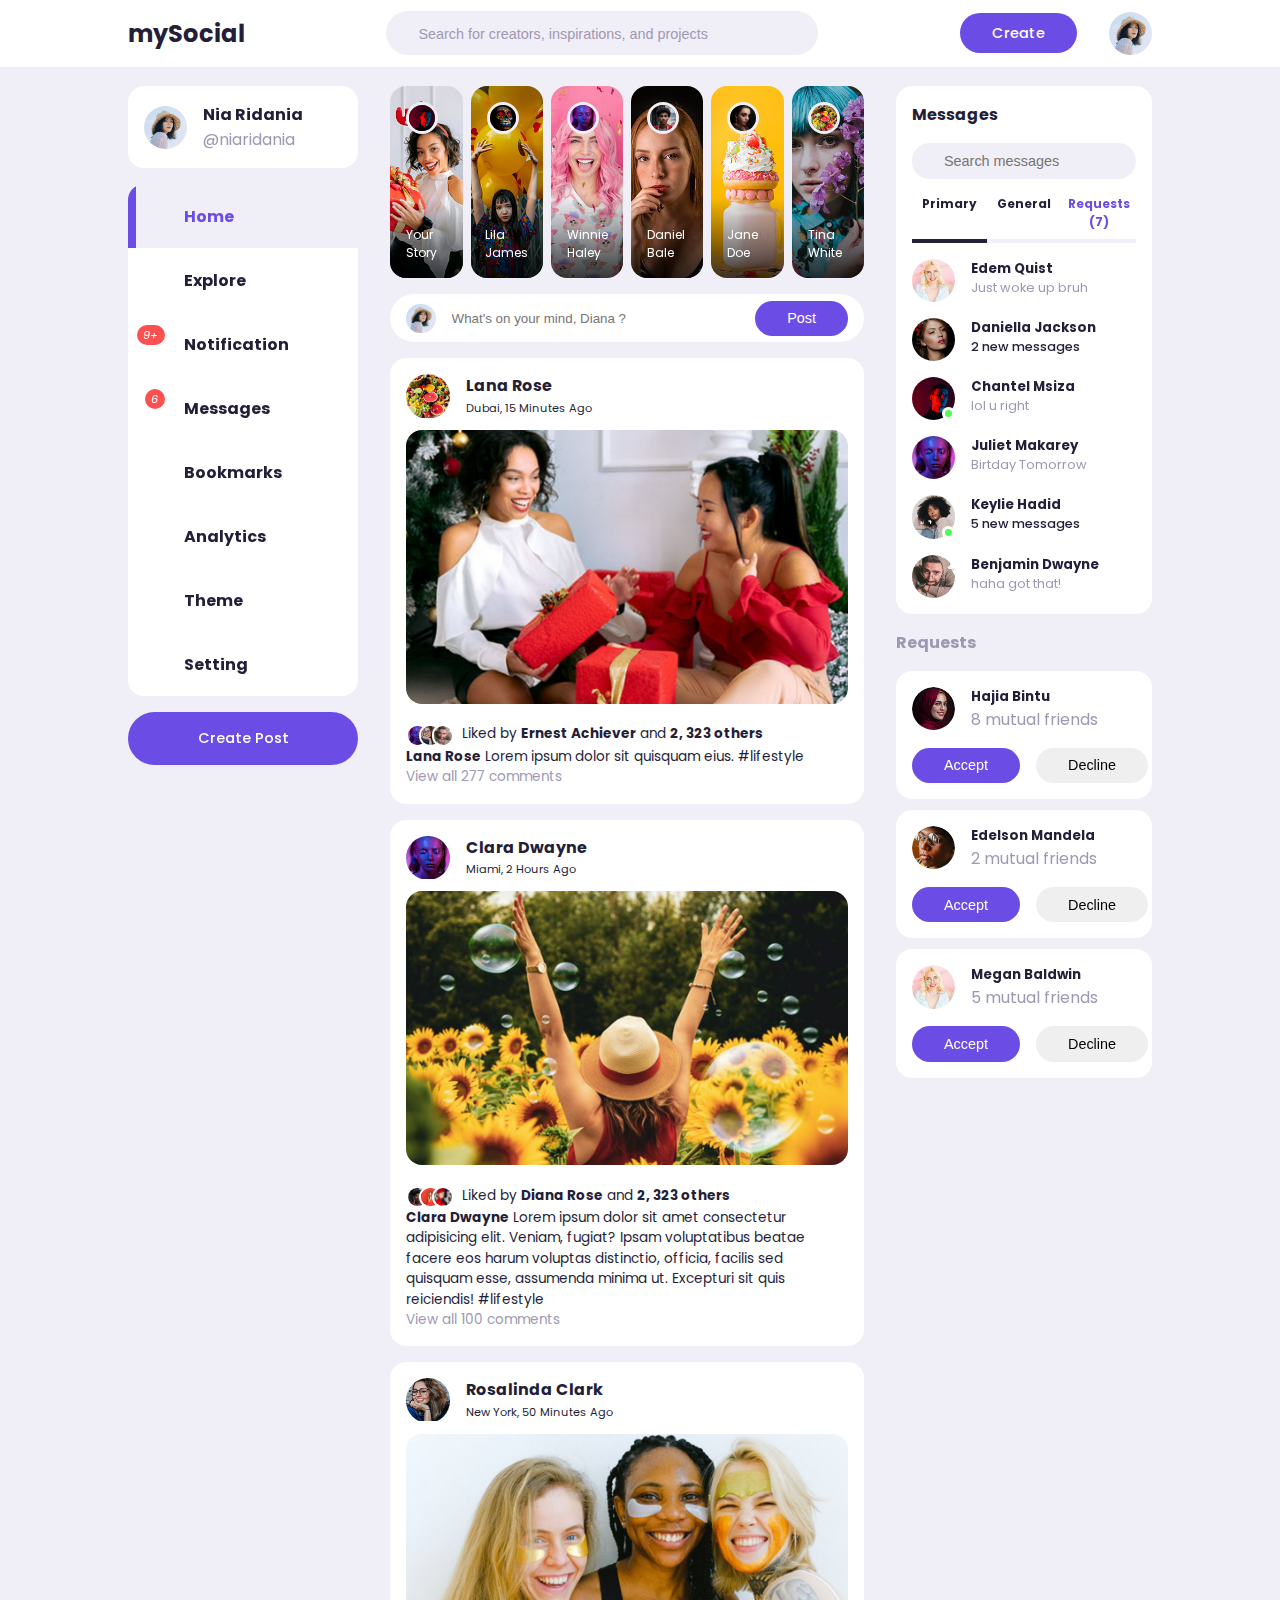
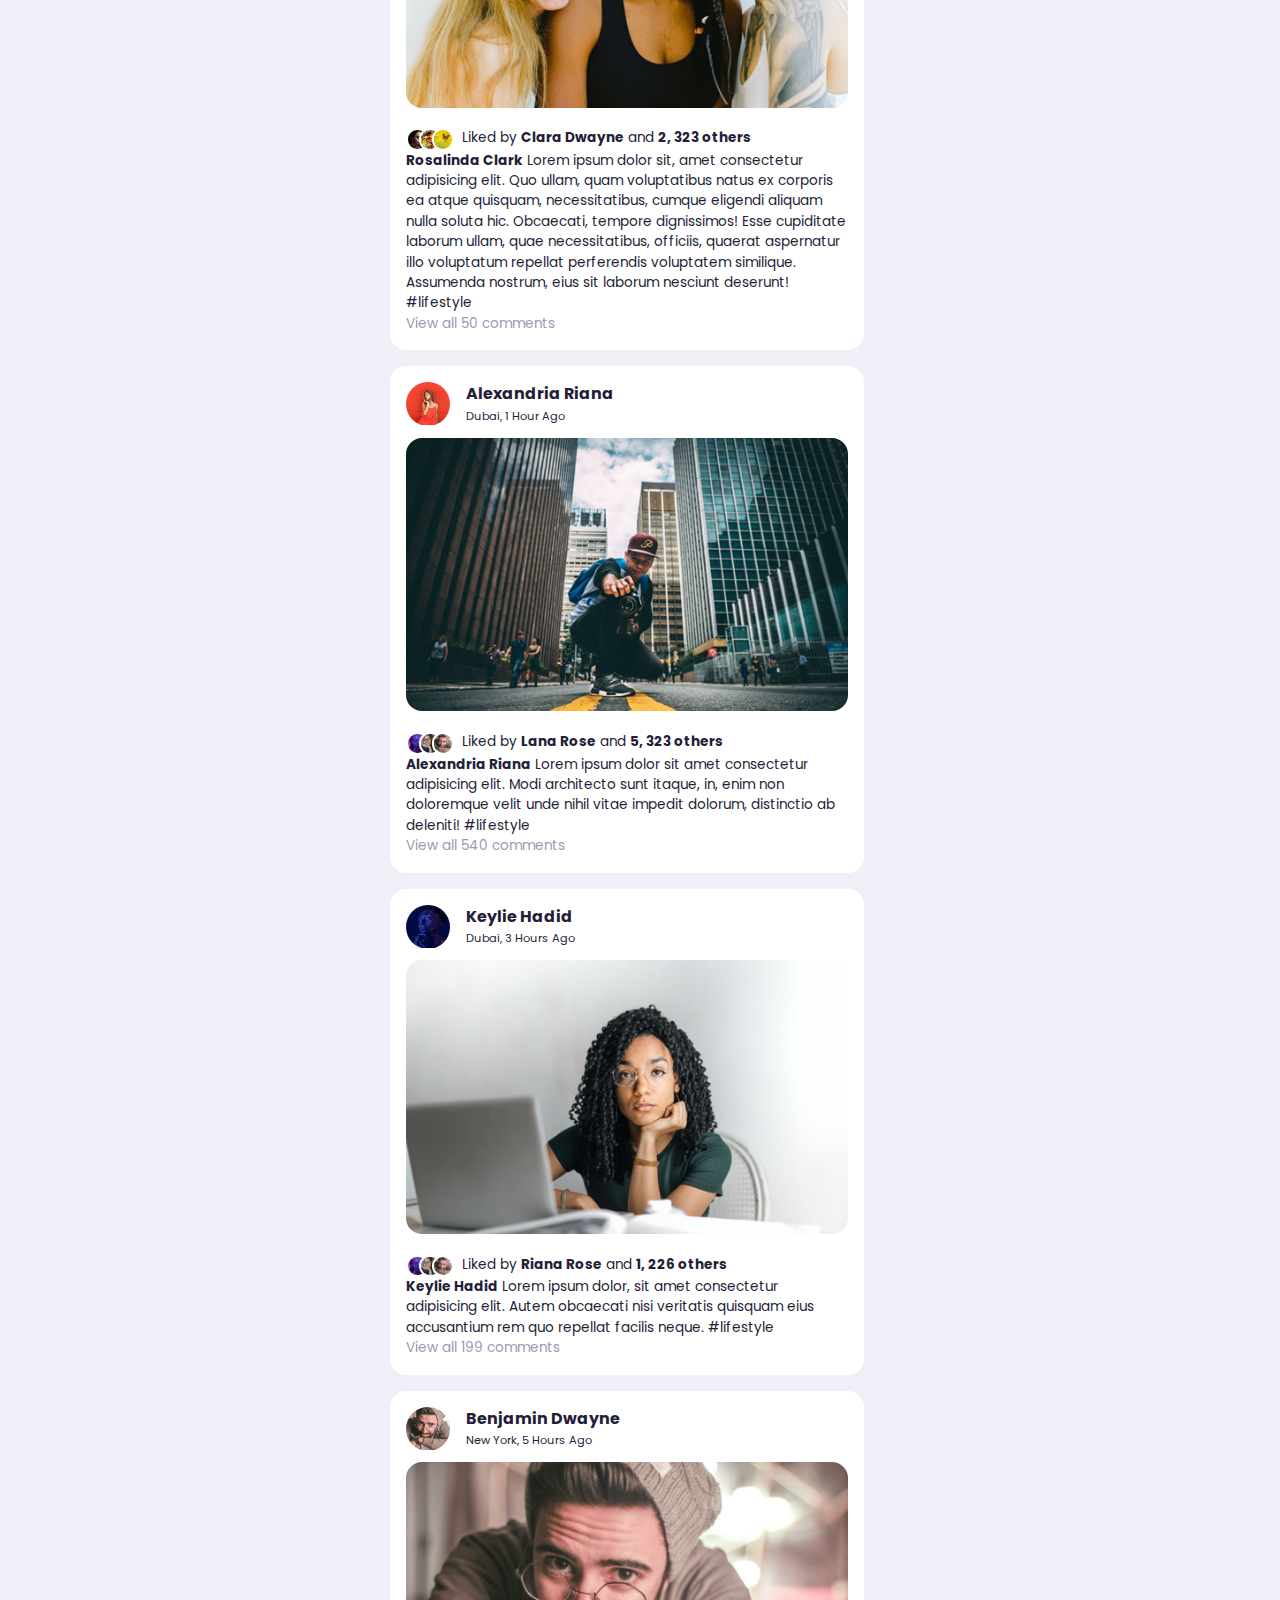
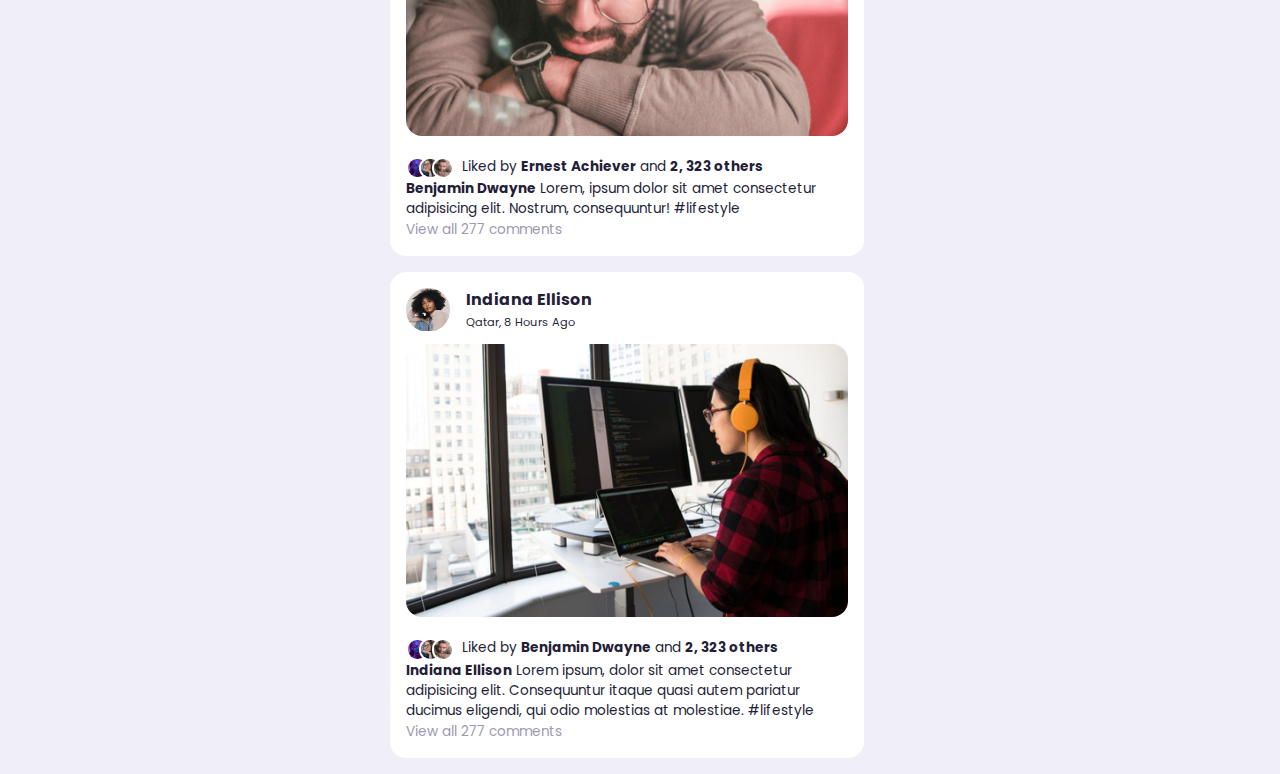
<file: social-media-website-main/index.html>
<!DOCTYPE html>
<html lang="en">
<head>
    <meta charset="UTF-8">
    <meta http-equiv="X-UA-Compatible" content="IE=edge">
    <meta name="viewport" content="width=device-width, initial-scale=1.0">
    <title>mySocial - Responsive Social Media Website Using HTML, CSS, & JavaScript</title>
    <link rel="stylesheet" href="https://unicons.iconscout.com/release/v2.1.6/css/unicons.css">
    <link rel="stylesheet" href="./style.css">
</head>
<body>
    <nav>
        <div class="container">
            <h2 class="logo">
                mySocial
            </h2>
            <div class="search-bar">
                <i class="uil uil-search"></i>
                <input type="search" placeholder="Search for creators, inspirations, and projects">
            </div>
            <div class="create">
                <label class="btn btn-primary" for="create-post">Create</label>
                <div class="profile-photo">
                    <img src="./images/profile-1.jpg" alt="">
                </div>
            </div>
        </div>
    </nav>
    <main>
        <div class="container">
            <div class="left">
                <a class="profile">
                    <div class="profile-photo">
                        <img src="./images/profile-1.jpg">
                    </div>
                    <div class="handle">
                        <h4>Nia Ridania</h4>
                        <p class="text-muted">
                            @niaridania
                        </p>
                    </div>
                </a>

                <div class="sidebar">
                    <a class="menu-item active">
                        <span><i class="uil uil-home"></i></span>
                        <h3>Home</h3>   
                    </a>
                    <a class="menu-item">
                        <span><i class="uil uil-compass"></i></span>
                        <h3>Explore</h3>
                    </a>
                    <a class="menu-item"  id="notifications">
                        <span><i class="uil uil-bell"><small class="notification-count">9+</small></i></span>
                        <h3>Notification</h3>

                        <div class="notifications-popup">
                            <div>
                                <div class="profile-photo">
                                    <img src="./images/profile-2.jpg">
                                </div>
                                <div class="notification-body">
                                    <b>Keke Benjamin</b> accepted your friend request
                                    <small class="text-muted">2 Days Ago</small>
                                </div>
                            </div>
                            <div>
                                <div class="profile-photo">
                                    <img src="./images/profile-3.jpg">
                                </div>
                                <div class="notification-body">
                                    <b>John Doe</b> commented on your post
                                    <small class="text-muted">1 Hour Ago</small>
                                </div>
                            </div>
                            <div>
                                <div class="profile-photo">
                                    <img src="./images/profile-4.jpg">
                                </div>
                                <div class="notification-body">
                                    <b>Marry Oppong</b> and <b>283 Others</b> liked your post
                                    <small class="text-muted">4 Minutes Ago</small>
                                </div>
                            </div>
                            <div>
                                <div class="profile-photo">
                                    <img src="./images/profile-5.jpg">
                                </div>
                                <div class="notification-body">
                                    <b>Doris Y. Lartey</b> commented on a post you are tagged in
                                    <small class="text-muted">2 Days Ago</small>
                                </div>
                            </div>
                            <div>
                                <div class="profile-photo">
                                    <img src="./images/profile-6.jpg">
                                </div>
                                <div class="notification-body">
                                    <b>Keyley Jenner</b> commented on a post you are tagged in
                                    <small class="text-muted">1 Hour Ago</small>
                                </div>
                            </div>
                            <div>
                                <div class="profile-photo">
                                    <img src="./images/profile-7.jpg">
                                </div>
                                <div class="notification-body">
                                    <b>Jane Doe</b> commented on your post
                                    <small class="text-muted">1 Hour Ago</small>
                                </div>
                            </div>
                        </div>
                        <!--------------- END NOTIFICATION POPUP --------------->
                    </a>
                    <a class="menu-item" id="messages-notifications">
                        <span><i class="uil uil-envelope-alt"><small class="notification-count">6</small></i></span>
                        <h3>Messages</h3>
                    </a>
                    <a class="menu-item">
                        <span><i class="uil uil-bookmark"></i></span>
                        <h3>Bookmarks</h3>
                    </a>
                    <a class="menu-item">
                        <span><i class="uil uil-chart-line"></i></span>
                        <h3>Analytics</h3>
                    </a>
                    <a class="menu-item" id="theme">
                        <span><i class="uil uil-palette"></i></span>
                        <h3>Theme</h3>
                    </a>
                    <a class="menu-item">
                        <span><i class="uil uil-setting"></i></span>
                        <h3>Setting</h3>
                    </a>
                </div>
                <!----------------- END OF SIDEBAR -------------------->
                <label class="btn btn-primary" for="create-post">Create Post</label>
            </div>

            <!----------------- MIDDLE -------------------->
            <div class="middle">
                 <!----------------- STORIES -------------------->
                <div class="stories">
                    <div class="story">
                        <div class="profile-photo">
                            <img src="./images/profile-8.jpg">
                        </div>
                        <p class="name">Your Story</p>
                    </div>
                    <div class="story">
                        <div class="profile-photo">
                            <img src="./images/profile-9.jpg">
                        </div>
                        <p class="name">Lila James</p>
                    </div>
                    <div class="story">
                        <div class="profile-photo">
                            <img src="./images/profile-10.jpg">
                        </div>
                        <p class="name">Winnie Haley</p>
                    </div>
                    <div class="story">
                        <div class="profile-photo">
                            <img src="./images/profile-11.jpg">
                        </div>
                        <p class="name">Daniel Bale</p>
                    </div>
                    <div class="story">
                        <div class="profile-photo">
                            <img src="./images/profile-12.jpg">
                        </div>
                        <p class="name">Jane Doe</p>
                    </div>
                    <div class="story">
                        <div class="profile-photo">
                            <img src="./images/profile-13.jpg">
                        </div>
                        <p class="name">Tina White</p>
                    </div>
                </div>
                <!----------------- END OF STORIES -------------------->
                <form action="" class="create-post">
                    <div class="profile-photo">
                        <img src="./images/profile-1.jpg">
                    </div>
                    <input type="text" placeholder="What's on your mind, Diana ?" id="create-post">
                    <input type="submit" value="Post" class="btn btn-primary">
                </form>
                <!----------------- FEEDS -------------------->
                <div class="feeds">
                    <!----------------- FEED 1 -------------------->
                    <div class="feed">
                        <div class="head">
                            <div class="user">
                                <div class="profile-photo">
                                    <img src="./images/profile-13.jpg">
                                </div>
                                <div class="info">
                                    <h3>Lana Rose</h3>
                                    <small>Dubai, 15 Minutes Ago</small>
                                </div>
                            </div>
                            <span class="edit">
                                <i class="uil uil-ellipsis-h"></i>
                            </span>
                        </div>

                        <div class="photo">
                            <img src="./images/feed-1.jpg">
                        </div>

                        <div class="action-buttons">
                            <div class="interaction-buttons">
                                <span><i class="uil uil-heart"></i></span>
                                <span><i class="uil uil-comment-dots"></i></span>
                                <span><i class="uil uil-share-alt"></i></span>
                            </div>
                            <div class="bookmark">
                                <span><i class="uil uil-bookmark-full"></i></span>
                            </div>
                        </div>

                        <div class="liked-by">
                            <span><img src="./images/profile-10.jpg"></span>
                            <span><img src="./images/profile-4.jpg"></span>
                            <span><img src="./images/profile-15.jpg"></span>
                            <p>Liked by <b>Ernest Achiever</b> and <b>2, 323 others</b></p>
                        </div>

                        <div class="caption">
                            <p><b>Lana Rose</b> Lorem ipsum dolor sit quisquam eius. 
                            <span class="harsh-tag">#lifestyle</span></p>
                        </div>

                        <div class="comments text-muted">
                            View all 277 comments
                        </div>
                    </div>
                    <!----------------- END OF FEED 1 -------------------->

                    <!----------------- FEED 2 -------------------->
                    <div class="feed">
                        <div class="head">
                            <div class="user">
                                <div class="profile-photo">
                                    <img src="./images/profile-10.jpg">
                                </div>
                                <div class="info">
                                    <h3>Clara Dwayne</h3>
                                    <small>Miami, 2 Hours Ago</small>
                                </div>
                            </div>
                            <span class="edit">
                                <i class="uil uil-ellipsis-h"></i>
                            </span>
                        </div>

                        <div class="photo">
                            <img src="./images/feed-3.jpg">
                        </div>

                        <div class="action-buttons">
                            <div class="interaction-buttons">
                                <span><i class="uil uil-heart"></i></span>
                                <span><i class="uil uil-comment-dots"></i></span>
                                <span><i class="uil uil-share-alt"></i></span>
                            </div>
                            <div class="bookmark">
                                <span><i class="uil uil-bookmark-full"></i></span>
                            </div>
                        </div>

                        <div class="liked-by">
                            <span><img src="./images/profile-11.jpg"></span>
                            <span><img src="./images/profile-5.jpg"></span>
                            <span><img src="./images/profile-16.jpg"></span>
                            <p>Liked by <b>Diana Rose</b> and <b>2, 323 others</b></p>
                        </div>

                        <div class="caption">
                            <p><b>Clara Dwayne</b> Lorem ipsum dolor sit amet consectetur adipisicing elit. Veniam, fugiat? Ipsam voluptatibus beatae facere eos harum voluptas distinctio, officia, facilis sed quisquam esse, assumenda minima ut. Excepturi sit quis reiciendis! 
                            <span class="harsh-tag">#lifestyle</span></p>
                        </div>

                        <div class="comments text-muted">
                            View all 100 comments
                        </div>
                    </div>
                    <!----------------- END OF FEED 2 -------------------->

                    <!----------------- FEED 3 -------------------->
                    <div class="feed">
                        <div class="head">
                            <div class="user">
                                <div class="profile-photo">
                                    <img src="./images/profile-4.jpg">
                                </div>
                                <div class="info">
                                    <h3>Rosalinda Clark</h3>
                                    <small>New York, 50 Minutes Ago</small>
                                </div>
                            </div>
                            <span class="edit">
                                <i class="uil uil-ellipsis-h"></i>
                            </span>
                        </div>

                        <div class="photo">
                            <img src="./images/feed-4.jpg">
                        </div>

                        <div class="action-buttons">
                            <div class="interaction-buttons">
                                <span><i class="uil uil-heart"></i></span>
                                <span><i class="uil uil-comment-dots"></i></span>
                                <span><i class="uil uil-share-alt"></i></span>
                            </div>
                            <div class="bookmark">
                                <span><i class="uil uil-bookmark-full"></i></span>
                            </div>
                        </div>

                        <div class="liked-by">
                            <span><img src="./images/profile-12.jpg"></span>
                            <span><img src="./images/profile-13.jpg"></span>
                            <span><img src="./images/profile-14.jpg"></span>
                            <p>Liked by <b>Clara Dwayne</b> and <b>2, 323 others</b></p>
                        </div>

                        <div class="caption">
                            <p><b>Rosalinda Clark</b> Lorem ipsum dolor sit, amet consectetur adipisicing elit. Quo ullam, quam voluptatibus natus ex corporis ea atque quisquam, necessitatibus, cumque eligendi aliquam nulla soluta hic. Obcaecati, tempore dignissimos! Esse cupiditate laborum ullam, quae necessitatibus, officiis, quaerat aspernatur illo voluptatum repellat perferendis voluptatem similique. Assumenda nostrum, eius sit laborum nesciunt deserunt!
                            <span class="harsh-tag">#lifestyle</span></p>
                        </div>

                        <div class="comments text-muted">
                            View all 50 comments
                        </div>
                    </div>
                    <!----------------- END OF FEED 3 -------------------->

                    <!----------------- FEED 4 -------------------->
                    <div class="feed">
                        <div class="head">
                            <div class="user">
                                <div class="profile-photo">
                                    <img src="./images/profile-5.jpg">
                                </div>
                                <div class="info">
                                    <h3>Alexandria Riana</h3>
                                    <small>Dubai, 1 Hour Ago</small>
                                </div>
                            </div>
                            <span class="edit">
                                <i class="uil uil-ellipsis-h"></i>
                            </span>
                        </div>

                        <div class="photo">
                            <img src="./images/feed-5.jpg">
                        </div>

                        <div class="action-buttons">
                            <div class="interaction-buttons">
                                <span><i class="uil uil-heart"></i></span>
                                <span><i class="uil uil-comment-dots"></i></span>
                                <span><i class="uil uil-share-alt"></i></span>
                            </div>
                            <div class="bookmark">
                                <span><i class="uil uil-bookmark-full"></i></span>
                            </div>
                        </div>

                        <div class="liked-by">
                            <span><img src="./images/profile-10.jpg"></span>
                            <span><img src="./images/profile-4.jpg"></span>
                            <span><img src="./images/profile-15.jpg"></span>
                            <p>Liked by <b>Lana Rose</b> and <b>5, 323 others</b></p>
                        </div>

                        <div class="caption">
                            <p><b>Alexandria Riana</b> Lorem ipsum dolor sit amet consectetur adipisicing elit. Modi architecto sunt itaque, in, enim non doloremque velit unde nihil vitae impedit dolorum, distinctio ab deleniti! 
                            <span class="harsh-tag">#lifestyle</span></p>
                        </div>

                        <div class="comments text-muted">
                            View all 540 comments
                        </div>
                    </div>
                    <!----------------- END OF FEED 4 -------------------->

                    <!----------------- FEED 5 -------------------->
                    <div class="feed">
                        <div class="head">
                            <div class="user">
                                <div class="profile-photo">
                                    <img src="./images/profile-7.jpg">
                                </div>
                                <div class="info">
                                    <h3>Keylie Hadid</h3>
                                    <small>Dubai, 3 Hours Ago</small>
                                </div>
                            </div>
                            <span class="edit">
                                <i class="uil uil-ellipsis-h"></i>
                            </span>
                        </div>

                        <div class="photo">
                            <img src="./images/feed-7.jpg">
                        </div>

                        <div class="action-buttons">
                            <div class="interaction-buttons">
                                <span><i class="uil uil-heart"></i></span>
                                <span><i class="uil uil-comment-dots"></i></span>
                                <span><i class="uil uil-share-alt"></i></span>
                            </div>
                            <div class="bookmark">
                                <span><i class="uil uil-bookmark-full"></i></span>
                            </div>
                        </div>

                        <div class="liked-by">
                            <span><img src="./images/profile-10.jpg"></span>
                            <span><img src="./images/profile-4.jpg"></span>
                            <span><img src="./images/profile-15.jpg"></span>
                            <p>Liked by <b>Riana Rose</b> and <b>1, 226 others</b></p>
                        </div>

                        <div class="caption">
                            <p><b>Keylie Hadid</b> Lorem ipsum dolor, sit amet consectetur adipisicing elit. Autem obcaecati nisi veritatis quisquam eius accusantium rem quo repellat facilis neque.
                            <span class="harsh-tag">#lifestyle</span></p>
                        </div>

                        <div class="comments text-muted">
                            View all 199 comments
                        </div>
                    </div>
                    <!----------------- END OF FEED 5 -------------------->

                    <!----------------- FEED 6 -------------------->
                    <div class="feed">
                        <div class="head">
                            <div class="user">
                                <div class="profile-photo">
                                    <img src="./images/profile-15.jpg">
                                </div>
                                <div class="info">
                                    <h3>Benjamin Dwayne</h3>
                                    <small>New York, 5 Hours Ago</small>
                                </div>
                            </div>
                            <span class="edit">
                                <i class="uil uil-ellipsis-h"></i>
                            </span>
                        </div>

                        <div class="photo">
                            <img src="./images/feed-2.jpg">
                        </div>

                        <div class="action-buttons">
                            <div class="interaction-buttons">
                                <span><i class="uil uil-heart"></i></span>
                                <span><i class="uil uil-comment-dots"></i></span>
                                <span><i class="uil uil-share-alt"></i></span>
                            </div>
                            <div class="bookmark">
                                <span><i class="uil uil-bookmark-full"></i></span>
                            </div>
                        </div>

                        <div class="liked-by">
                            <span><img src="./images/profile-10.jpg"></span>
                            <span><img src="./images/profile-4.jpg"></span>
                            <span><img src="./images/profile-15.jpg"></span>
                            <p>Liked by <b>Ernest Achiever</b> and <b>2, 323 others</b></p>
                        </div>

                        <div class="caption">
                            <p><b>Benjamin Dwayne</b> Lorem, ipsum dolor sit amet consectetur adipisicing elit. Nostrum, consequuntur!
                            <span class="harsh-tag">#lifestyle</span></p>
                        </div>

                        <div class="comments text-muted">
                            View all 277 comments
                        </div>
                    </div>
                    <!----------------- END OF FEED 6 -------------------->

                    <!----------------- FEED 7 -------------------->
                    <div class="feed">
                        <div class="head">
                            <div class="user">
                                <div class="profile-photo">
                                    <img src="./images/profile-3.jpg">
                                </div>
                                <div class="info">
                                    <h3>Indiana Ellison</h3>
                                    <small>Qatar, 8 Hours Ago</small>
                                </div>
                            </div>
                            <span class="edit">
                                <i class="uil uil-ellipsis-h"></i>
                            </span>
                        </div>

                        <div class="photo">
                            <img src="./images/feed-6.jpg">
                        </div>

                        <div class="action-buttons">
                            <div class="interaction-buttons">
                                <span><i class="uil uil-heart"></i></span>
                                <span><i class="uil uil-comment-dots"></i></span>
                                <span><i class="uil uil-share-alt"></i></span>
                            </div>
                            <div class="bookmark">
                                <span><i class="uil uil-bookmark-full"></i></span>
                            </div>
                        </div>

                        <div class="liked-by">
                            <span><img src="./images/profile-10.jpg"></span>
                            <span><img src="./images/profile-4.jpg"></span>
                            <span><img src="./images/profile-15.jpg"></span>
                            <p>Liked by <b>Benjamin Dwayne</b> and <b>2, 323 others</b></p>
                        </div>

                        <div class="caption">
                            <p><b>Indiana Ellison</b> Lorem ipsum, dolor sit amet consectetur adipisicing elit. Consequuntur itaque quasi autem pariatur ducimus eligendi, qui odio molestias at molestiae. 
                            <span class="harsh-tag">#lifestyle</span></p>
                        </div>

                        <div class="comments text-muted">
                            View all 277 comments
                        </div>
                    </div>
                    <!----------------- END OF FEED 7 -------------------->
                </div>
                <!----------------- END OF FEEDS -------------------->
            </div>
             <!----------------- END OF MIDDLE -------------------->

            <!----------------- RIGHT -------------------->
            <div class="right">
                <!------- MESSAGES ------->
                <div class="messages">
                    <div class="heading">
                        <h4>Messages</h4>
                        <i class="uil uil-edit"></i>
                    </div>
                    <!------- SEARCH BAR ------->
                    <div class="search-bar">
                        <i class="uil uil-search"></i>
                        <input type="search" placeholder="Search messages" id="message-search">
                    </div>
                    <!------- MESSAGES CATEGORY ------->
                    <div class="category">
                        <h6 class="active">Primary</h6>
                        <h6>General</h6>
                        <h6 class="message-requests">Requests (7)</h6>
                    </div>
                    <!------- MESSAGES ------->
                    <div class="message">
                        <div class="profile-photo">
                            <img src="./images/profile-17.jpg">
                        </div>
                        <div class="message-body">
                            <h5>Edem Quist</h5>
                            <p class="text-muted">Just woke up bruh</p>
                        </div>
                    </div>
                    <!------- MESSAGES ------->
                    <div class="message">
                        <div class="profile-photo">
                            <img src="./images/profile-6.jpg">
                        </div>
                        <div class="message-body">
                            <h5>Daniella Jackson</h5>
                            <p class="text-bold">2 new messages</p>
                        </div>
                    </div>
                    <!------- MESSAGES ------->
                    <div class="message">
                        <div class="profile-photo">
                            <img src="./images/profile-8.jpg">
                            <div class="active"></div>
                        </div>
                        <div class="message-body">
                            <h5>Chantel Msiza</h5>
                            <p class="text-muted">lol u right</p>
                        </div>
                    </div>
                    <!------- MESSAGES ------->
                    <div class="message">
                        <div class="profile-photo">
                            <img src="./images/profile-10.jpg">
                        </div>
                        <div class="message-body">
                            <h5>Juliet Makarey</h5>
                            <p class="text-muted">Birtday Tomorrow</p>
                        </div>
                    </div>
                    <!------- MESSAGES ------->
                    <div class="message">
                        <div class="profile-photo">
                            <img src="./images/profile-3.jpg">
                            <div class="active"></div>
                        </div>
                        <div class="message-body">
                            <h5>Keylie Hadid</h5>
                            <p class="text-bold">5 new messages</p>
                        </div>
                    </div>
                    <!------- MESSAGES ------->
                    <div class="message">
                        <div class="profile-photo">
                            <img src="./images/profile-15.jpg">
                        </div>
                        <div class="message-body">
                            <h5>Benjamin Dwayne</h5>
                            <p class="text-muted">haha got that!</p>
                        </div>
                    </div>
                </div>
                <!------- END OF MESSAGES ------->

                <!------- FRIEND REQUEST ------->
                <div class="friend-requests">
                    <h4>Requests</h4>
                    <div class="request">
                        <div class="info">
                            <div class="profile-photo">
                                <img src="./images/profile-20.jpg">
                            </div>
                            <div>
                                <h5>Hajia Bintu</h5>
                                <p class="text-muted">8 mutual friends</p>
                            </div>
                        </div>
                        <div class="action">
                            <button class="btn btn-primary">
                                Accept
                            </button>
                            <button class="btn">
                                Decline
                            </button>
                        </div>
                    </div>
                    <div class="request">
                        <div class="info">
                            <div class="profile-photo">
                                <img src="./images/profile-18.jpg">
                            </div>
                            <div>
                                <h5>Edelson Mandela</h5>
                                <p class="text-muted">2 mutual friends</p>
                            </div>
                        </div>
                        <div class="action">
                            <button class="btn btn-primary">
                                Accept
                            </button>
                            <button class="btn">
                                Decline
                            </button>
                        </div>
                    </div>
                    <div class="request">
                        <div class="info">
                            <div class="profile-photo">
                                <img src="./images/profile-17.jpg">
                            </div>
                            <div>
                                <h5>Megan Baldwin</h5>
                                <p class="text-muted">5 mutual friends</p>
                            </div>
                        </div>
                        <div class="action">
                            <button class="btn btn-primary">
                                Accept
                            </button>
                            <button class="btn">
                                Decline
                            </button>
                        </div>
                    </div>
                </div>
            </div>
            <!----------------- END OF RIGHT -------------------->
        </div>
    </main>

    <!----------------- THEME CUSTOMIZATION -------------------->
    <div class="customize-theme">
        <div class="card">
            <h2>Customize your view</h2>
            <p class="text-muted">Manage your font size, color, and background</p>

            <!----------- FONT SIZE ----------->
            <div class="font-size">
                <h4>Font Size</h4>
                <div>
                    <h6>Aa</h6>
                    <div class="choose-size">
                        <span class="font-size-1"></span>
                        <span class="font-size-2 active"></span>
                        <span class="font-size-3"></span>
                        <span class="font-size-4"></span>
                        <span class="font-size-5"></span>
                    </div>
                    <h3>Aa</h3>
                </div>
            </div>

            <!----------- PRIMARY COLORS ----------->
            <div class="color">
                <h4>Color</h4>
                <div class="choose-color">
                    <span class="color-1 active"></span>
                    <span class="color-2"></span>
                    <span class="color-3"></span>
                    <span class="color-4"></span>
                    <span class="color-5"></span>
                </div>
            </div>

            <!----------- BACKGROUND COLORS ----------->
            <div class="background">
                <h4>Background</h4>
                <div class="choose-bg">
                    <div class="bg-1 active">
                        <span></span>
                        <h5 for="bg-1">Light</h5>
                    </div>
                    <div class="bg-2">
                        <span></span>
                        <h5 for="bg-2">Dim</h5>
                    </div>
                    <div class="bg-3">
                        <span></span>
                        <h5 for="bg-3">Dark</h5>
                    </div>
                </div>
            </div>
        </div>
    </div>

    <script src="./index.js"></script>
</body>
</html>
</file>
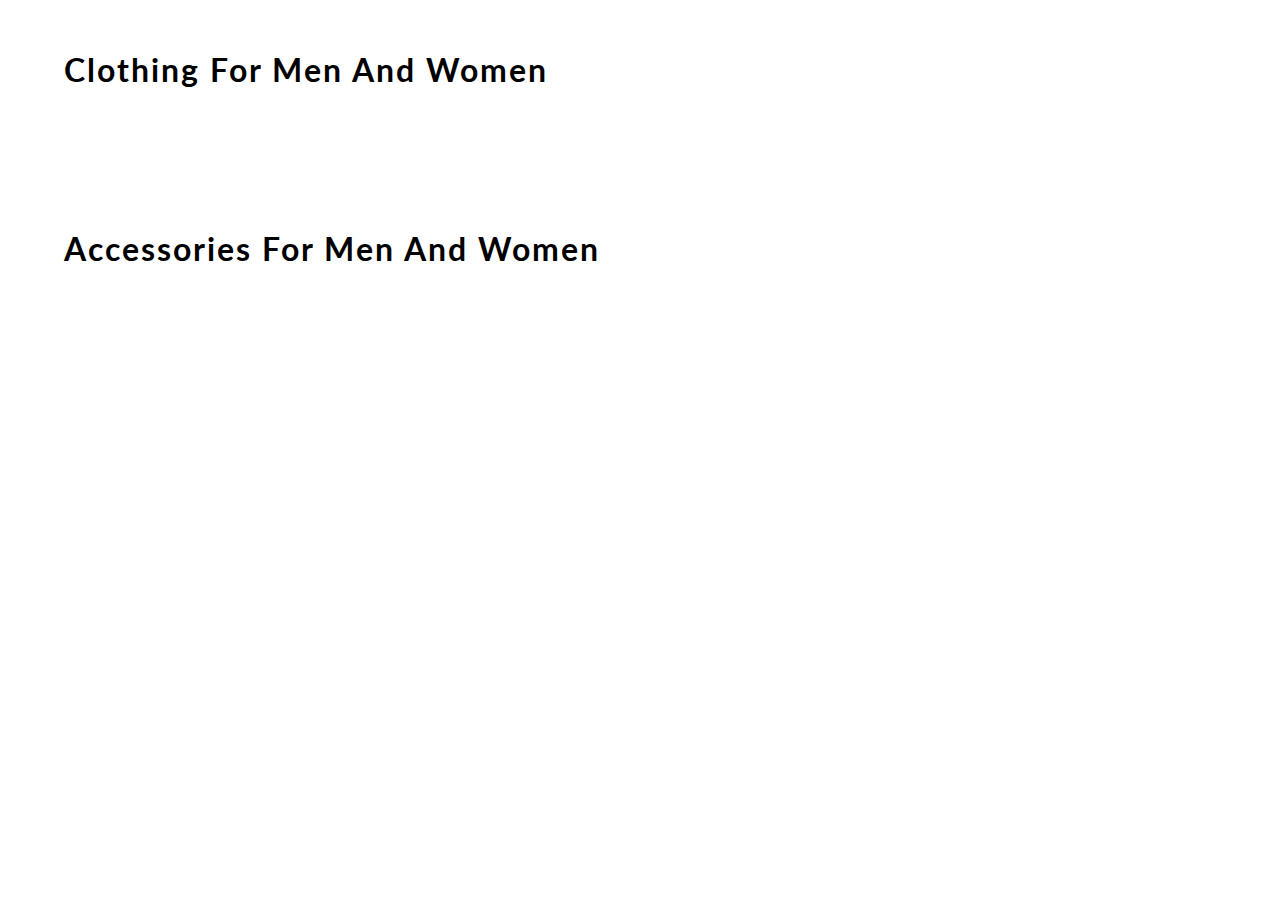
<file: E-CommerceWebsite-master/content.html>
<!DOCTYPE html>
<html lang="en">
<head>
    <meta charset="UTF-8">
    <meta name="viewport" content="width=device-width, initial-scale=1.0">
    <meta http-equiv="X-UA-Compatible" content="ie=edge">
    <title> CONTENT | E-COMMERCE WEBSITE BY EDYODA </title>
    <link href="https://fonts.googleapis.com/css?family=Lato&display=swap" rel="stylesheet">
    <link rel="icon" href="https://yt3.ggpht.com/a/AGF-l78km1YyNXmF0r3-0CycCA0HLA_i6zYn_8NZEg=s900-c-k-c0xffffffff-no-rj-mo" type="image/gif" sizes="16x16">

    <link rel="stylesheet" href="css/content.css">

</head>
<body>
    <div id="mainContainer">

        <h1> clothing for men and women </h1>
        <div id="containerClothing">
            <!-- JS rendered code -->
        </div>

        <h1> accessories for men and women </h1>
        <div id="containerAccessories">
            <!-- JS rendered code -->
        </div>
    </div>
</body>
<script src="content.js"></script>
</html>
</file>
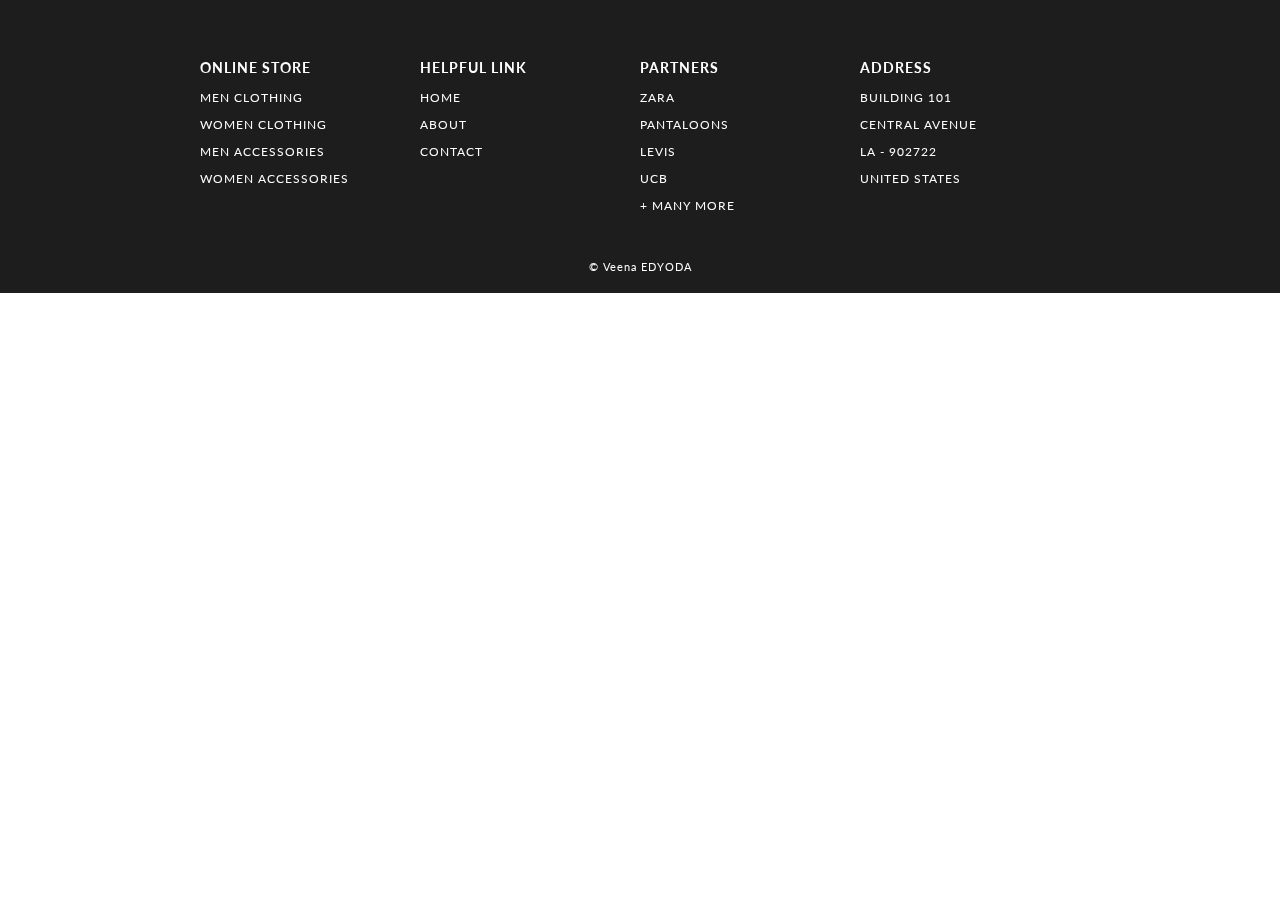
<file: E-CommerceWebsite-master/footer.html>
<!DOCTYPE html>
<html lang="en">
<head>
    <meta charset="UTF-8">
    <meta name="viewport" content="width=device-width, initial-scale=1.0">
    <meta http-equiv="X-UA-Compatible" content="ie=edge">
    <title> FOOTER | E-COMMERCE WEBSITE BY EDYODA </title>
    <link href="https://fonts.googleapis.com/css?family=Source+Sans+Pro:300,400" rel="stylesheet">
    <link href="https://fonts.googleapis.com/css?family=Lato&display=swap" rel="stylesheet">
    <link rel="stylesheet" href="css/footer.css">
</head>

<body>
    <footer>
        <section>    
            <div id="containerFooter">
                
                <div id="webFooter">
                    <h3> online store </h3>
                    <p> men clothing </p>
                    <p> women clothing </p>
                    <p> men accessories </p>
                    <p> women accessories </p>
                </div>
                <div id="webFooter">
                    <h3> helpful link </h3>
                    <p> home </p>
                    <p> about </p>
                    <p> contact </p>
                </div>
                <div id="webFooter">
                    <h3> partners </h3>
                    <p> zara </p>
                    <p> pantaloons </p>
                    <p> levis </p>
                    <p> ucb </p>
                    <p> + many more </p>
                </div>
                <div id="webFooter">
                    <h3> address </h3>
                    <p> building 101 </p>
                    <p> central avenue </p>
                    <p> la - 902722 </p>
                    <p> united states </p>
                </div>
            </div>
            <div id="credit"><a href=""> © Veena </a><a href="https://www.edyoda.com/" target="_blank"> EDYODA </a></div>
        </section>

    </footer>

</body>
</html>
</file>
<file: social-media-website-main/style.css>
@import url('https://fonts.googleapis.com/css2?family=Poppins:wght@300;400;500;600&display=swap');


:root {
    --primary-color-hue: 252;
    --dark-color-lightness: 17%;
    --light-color-lightness: 95%;
    --white-color-lightness: 100%;

    --color-white: hsl(252, 30%, var(--white-color-lightness));
    --color-light: hsl(252, 30%, var(--light-color-lightness));
    --color-grey: hsl(252, 15%, 65%);
    --color-primary: hsl(var(--primary-color-hue), 75%, 60%);
    --color-secondary: hsl(252, 100%, 90%);
    --color-success: hsl(120, 95%, 65%);
    --color-danger: hsl(0, 95%, 65%);
    --color-dark: hsl(252, 30%, var(--dark-color-lightness));
    --color-black: hsl(252, 30%, 10%);

    --border-radius: 2rem;
    --card-border-radius: 1rem;
    --btn-padding: 0.6rem 2rem;
    --search-padding: 0.6rem 1rem;
    --card-padding: 1rem;

    --sticky-top-left: 5.4rem;
    --sticky-top-right: -18rem;

}

*, *::before, *::after {
    margin: 0;
    padding: 0;
    outline: 0;
    box-sizing: border-box;
    text-decoration: none;
    list-style: none;
    border: none;
}

body {
    font-family: 'Poppins', sans-serif;
    color: var(--color-dark);
    background: var(--color-light);
    overflow-x: hidden;
}
.container {
    width: 80%;
    margin: 0 auto;
}

.profile-photo {
    width: 2.7rem;
    aspect-ratio: 1/1;
    border-radius: 50%;
    overflow: hidden;
}

img {
    display: block;
    width: 100%;
}

.btn {
    display: inline-block;
    padding: var(--btn-padding);
    font-weight: 500;
    border-radius: var(--border-radius);
    cursor: pointer;
    transition: all 300ms ease;
    font-size: 0.9rem;
}

.btn:hover {
    opacity: 0.8;
}

.btn-primary {
    background: var(--color-primary);
    color: var(--color-white);
}

.text-bold {
    font-weight: 500;
}

.text-muted {
    color: var(--color-grey);
}
nav {
    width: 100%;
    background: var(--color-white);
    padding: 0.7rem 0;
    position: fixed;
    top: 0;
    z-index: 10;
}

nav .container {
    display: flex;
    align-items: center;
    justify-content: space-between;

}

.search-bar {
    background: var(--color-light);
    border-radius: var(--border-radius);
    padding: var(--search-padding);
}

.search-bar input[type="search"] {
    background: transparent;
    width: 30vw;
    margin-left: 1rem;
    font-size: 0.9rem;
    color: var(--color-dark);
}

nav .search-bar input[type="search"]::placeholder {
    color: var(--color-grey);
}

nav .create {
    display: flex;
    align-items: center;
    gap: 2rem;
}
main {
    position: relative;
    top: 5.4rem;
}

main .container {
    display: grid;
    grid-template-columns: 18vw auto  20vw;
    column-gap: 2rem;
    position: relative;
}

/* =============== Left ============== */
main .container .left {
    height: max-content;
    position: sticky;
    top: var(--sticky-top-left);
}

main .container .left .profile {
    padding: var(--card-padding);
    background: var(--color-white);
    border-radius: var(--card-border-radius);
    display: flex;
    align-items: center;
    column-gap: 1rem;
    width: 100%;
}

.left .sidebar {
    margin-top: 1rem;
    background: var(--color-white);
    border-radius: var(--card-border-radius);
}

.left .sidebar .menu-item {
    display: flex;
    align-items: center;
    height: 4rem;
    cursor: pointer;
    transition: all 300ms ease;
    position: relative;
}

.left .sidebar .menu-item:hover {
    background: var(--color-light);
}

.left .sidebar i {
    font-size: 1.4rem;
    color: var(--color-grey);
    margin-left: 2rem;
    position: relative;
}

.left .sidebar i .notification-count {
    background: var(--color-danger);
    color: white;
    font-size: 0.7rem;
    width: fit-content;
    border-radius: 0.8rem;
    padding: 0.1rem 0.4rem;
    position: absolute;
    top: -0.2rem;
    right: -0.3rem;
}

.left .sidebar h3 {
    margin-left: 1.5rem;
    font-size: 1rem;
}

.left .sidebar .active {
    background: var(--color-light);
}

.left .sidebar .active i, 
.left .sidebar .active h3 {
    color: var(--color-primary);
}

.left .sidebar .active::before {
    content: "";
    display: block;
    width: 0.5rem;
    height: 100%;
    position: absolute;
    background: var(--color-primary);
}

.left .sidebar .menu-item:first-child.active {
    border-top-left-radius: var(--card-border-radius);
    overflow: hidden;
}

.left .sidebar .menu-item:last-child.active {
    border-bottom-left-radius: var(--card-border-radius);
    overflow: hidden;
}

.left .btn {
    margin-top: 1rem;
    width: 100%;
    text-align: center;
    padding: 1rem 0;
    margin-bottom: 0.7rem;
}
.left .notifications-popup {
    position: absolute;
    top: 0;
    left: 110%;
    width: 30rem;
    background: var(--color-white);
    border-radius: var(--card-border-radius);
    padding: var(--card-padding);
    box-shadow: 0 0 2rem hsl(var(--color-primary), 75%, 60%, 25%);
    z-index: 8;
    display: none;
}

.left .notifications-popup::before {
    content: "";
    width: 1.2rem;
    height: 1.2rem;
    display: block;
    background: var(--color-white);
    position: absolute;
    left: -0.6rem;
    transform: rotate(45deg);
}

.left .notifications-popup > div {
    display: flex;
    align-items: start;
    gap: 1rem;
    margin-bottom: 1rem;
}

.left .notifications-popup small {
    display: block;
}
.middle .stories {
    display: flex;
    justify-content: space-between;
    height: 12rem;
    gap: 0.5rem;
}

.middle .stories .story {
    padding: var(--card-padding);
    border-radius: var(--card-border-radius);
    display: flex;
    flex-direction: column;
    justify-content: space-between;
    align-items: center;
    color: white;
    font-size: 0.75rem;
    width: 100%;
    position: relative;
    overflow: hidden;
}

.middle .stories .story::before {
    content: "";
    display: block;
    width: 100%;
    height: 5rem;
    background: linear-gradient(transparent, rgba(0,0,0,0.75));
    position: absolute;
    bottom: 0;
}

.middle .stories .story .name {
    z-index: 0;
}

.middle .stories .story:nth-child(1) {
    background: url("./images/story-1.jpg")
    no-repeat center center/cover;
}

.middle .stories .story:nth-child(2) {
    background: url("./images/story-2.jpg")
    no-repeat center center/cover;
}

.middle .stories .story:nth-child(3) {
    background: url("./images/story-3.jpg")
    no-repeat center center/cover;
}

.middle .stories .story:nth-child(4) {
    background: url("./images/story-4.jpg")
    no-repeat center center/cover;
}

.middle .stories .story:nth-child(5) {
    background: url("./images/story-5.jpg")
    no-repeat center center/cover;
}

.middle .stories .story:nth-child(6) {
    background: url("./images/story-6.jpg")
    no-repeat center center/cover;
}

.middle .story .profile-photo {
    width: 2rem;
    height: 2rem;
    align-self: start;
    border: 3px solid var(--color-light);
}
.middle .create-post {
    width: 100%;
    display: flex;
    align-items: center;
    justify-content: space-between;
    margin-top: 1rem;
    background: var(--color-white);
    padding: 0.4rem var(--card-padding);
    border-radius: var(--border-radius);
}

.middle .create-post input[type="text"] {
    width: 100%;
    justify-self: start;
    padding-left: 1rem;
    background: transparent;
    color: var(--color-dark);
    margin-right: 1rem;
}
.middle .feeds .feed {
    background: var(--color-white);
    border-radius: var(--card-border-radius);
    padding: var(--card-padding);
    margin: 1rem 0;
    font-size: 0.85rem;
    line-height: 1.5;
}

.middle .feed .head {
    display: flex;
    justify-content: space-between;
}

.middle .feed .user {
    display: flex;
    gap: 1rem;
}

.middle .feed .photo {
    border-radius: var(--card-border-radius);
    overflow: hidden;
    margin: 0.7rem 0;
}

.middle .feed .action-buttons {
    display: flex;
    justify-content: space-between;
    align-items: center;
    font-size: 1.4rem;
    margin: 0.6rem 0;
}

.middle .liked-by {
    display: flex;
}

.middle .liked-by span {
    width: 1.4rem;
    height: 1.4rem;
    display: block;
    border-radius:50%;
    overflow: hidden;
    border: 2px solid var(--color-white);
    margin-left: -0.6rem;
}

.middle .liked-by span:first-child {
    margin: 0;
}

.middle .liked-by p {
    margin-left: 0.5rem;
}
main .container .right {
    height: max-content;
    position: sticky;
    top: var(--sticky-top-right);
    bottom: 0;
}

.right .messages {
    background: var(--color-white);
    border-radius: var(--card-border-radius);
    padding: var(--card-padding);
}

.right .messages .heading {
    display: flex;
    align-items: center;
    justify-content: space-between;
    margin-bottom: 1rem;
}

.right .messages i {
    font-size: 1.4rem;
}

.right .messages .search-bar {
    display: flex;
    margin-bottom: 1rem;
}

.right .messages .category {
    display: flex;
    justify-content: space-between;
    margin-bottom: 1rem;
}

.right .messages .category h6 {
    width: 100%;
    text-align: center;
    border-bottom: 4px solid var(--color-light);
    padding-bottom: 0.5rem;
    font-size: 0.75rem;
}

.right .messages .category .active {
    border-color: var(--color-dark);
}

.right .messages .message-requests {
    color: var(--color-primary);
}

.right .messages .message {
    display: flex;
    gap: 1rem;
    margin-bottom: 1rem;
    align-items: start;
}

.right .message .profile-photo {
    position: relative;
    overflow: visible;
}

.right .profile-photo img {
    border-radius: 50%;
}

.right .messages .message:last-child {
    margin: 0;
}

.right .messages .message p {
    font-size:0.8rem;
}

.right .messages .message .profile-photo .active {
    width: 0.8rem;
    height: 0.8rem;
    border-radius: 50%;
    border: 3px solid var(--color-white);
    background: var(--color-success);
    position: absolute;
    bottom: 0;
    right: 0;
}

/* =============== Friend Requests ============== */
.right .friend-requests {
    margin-top: 1rem;
}

.right .friend-requests h4 {
    color: var(--color-grey);
    margin: 1rem 0;
}

.right .request {
    background: var(--color-white);
    padding: var(--card-padding);
    border-radius: var(--card-border-radius);
    margin-bottom: 0.7rem;
}

.right .request .info {
    display: flex;
    gap: 1rem;
    margin-bottom: 1rem;
}

.right .request .action {
    display: flex;
    gap: 1rem;
}
.customize-theme {
    background: rgba(0, 0, 0, 0.5);
    width: 100vw;
    height: 100vh;
    position: fixed;
    top: 0;
    left: 0;
    z-index: 100%;
    text-align: center;
    display: grid;
    place-items: center;
    display: none;
}

.customize-theme .card {
    background: var(--color-white);
    padding: 3rem;
    border-radius: var(--card-border-radius);
    width:50%;
    box-shadow: 0 0 1rem var(--color-primary);
}
.customize-theme .font-size {
    margin-top: 5rem;
}

.customize-theme .font-size > div {
    display: flex;
    justify-content: space-between;
    align-items: center;
    background: var(--color-light);
    padding: var(--search-padding);
    border-radius: var(--card-border-radius);
}

.customize-theme .choose-size {
    background: var(--color-secondary);
    height: 0.3rem;
    width: 100%;
    margin: 0 1rem;
    display: flex;
    justify-content: space-between;
    align-items: center;
}

.customize-theme .choose-size span {
    width: 1rem;
    height: 1rem;
    background: var(--color-secondary);
    border-radius: 50%;
    cursor: pointer;
}

.customize-theme .choose-size span.active {
    background: var(--color-primary);
}
.customize-theme .color {
    margin-top: 2rem;
}

.customize-theme .choose-color {
    background: var(--color-light);
    padding: var(--search-padding);
    border-radius: var(--card-border-radius);
    display: flex;
    align-items: center;
    justify-content: space-between;
}

.customize-theme .choose-color span {
    width: 2.2rem;
    height: 2.2rem;
    border-radius: 50%;
}

.customize-theme .choose-color span:nth-child(1) {
    background: hsl(233, 60%, 16%);
}

.customize-theme .choose-color span:nth-child(2) {
    background: hsl(52, 75%, 60%);
}

.customize-theme .choose-color span:nth-child(3) {
    background: hsl(352, 75%, 60%);
}

.customize-theme .choose-color span:nth-child(4) {
    background: hsl(152, 75%, 60%);
}

.customize-theme .choose-color span:nth-child(5) {
    background: hsl(202, 75%, 60%);
}

.customize-theme .choose-color span.active {
    border: 5px solid var(--color-secondary);
}
.customize-theme .background {
    margin-top: 2rem;
}

.customize-theme .choose-bg {
    display: flex;
    align-items: center;
    justify-content: space-between;
    gap: 1.5rem;
}

.customize-theme .choose-bg > div {
    padding: var(--card-padding);
    width: 100%;
    display: flex;
    align-items: center;
    font-size: 1rem;
    font-weight: bold;
    border-radius: 0.4rem;
    cursor: pointer;
}

.customize-theme .choose-bg > div.active {
    border: 2px solid var(--color-primary);
}

.customize-theme .choose-bg .bg-1 {
    background: white;
    color: black;
}

.customize-theme .choose-bg .bg-2 {
    background: hsl(252, 30%, 17%);
    color: white;
}

.customize-theme .choose-bg .bg-3 {
    background: hsl(252, 30%, 10%);
    color: white;
}

.customize-theme .choose-bg > div span {
    width: 2rem;
    height: 2rem;
    border: 2px solid var(--color-grey);
    border-radius: 50%;
    margin-right: 1rem;
}


@media screen and (max-width: 1200px) {
    .container {
        width: 96%;
    }

    main .container {
        grid-template-columns: 5rem auto 30vw;
        gap: 1rem;
    }

    .left {
        width: 5rem;
        z-index: 5;
    }

    main .container .left .profile {
        display: none;
    }

    .sidebar h3 {
        display: none;
    }

    .left .btn {
        display: none;
    }

    .customize-theme .card {
        width: 80vw;
    }
}


@media screen and (max-width: 992px) {
    nav .search-bar {
        display: none;
    }

    main .container {
        grid-template-columns: 0 auto 5rem;
        gap: 0;
    }

    main .container .left {
        grid-column: 3/4;
        position: fixed;
        bottom: 0;
        right: 0;
    }

    /* Notification Popup */
    .left .notifications-popup { 
        position: absolute;
        left: -20rem;
        width: 20rem;
    }

    .left .notifications-popup::before {
        display: absolute;
        top: 1.3rem;
        left: calc(20rem - 0.6rem);
        display: block;
    }

    main .container .middle {
        grid-column: 1/3;
    }

    main .container .right {
        display: none;
    }

    .customize-theme .card {
        width: 80vw; 
    }
}
</file>
<file: E-CommerceWebsite-master/css/content.css>
body
{
    margin: 0;
    font-family: 'Lato', sans-serif;
}
h1
{
    width: 90%;
    margin: auto;
    padding: 50px 0;
    letter-spacing: 2px;
    font-weight: 700;
    text-transform: capitalize;
}
#containerClothing, #containerAccessories
{
    display: grid;
    grid-gap: 70px 20px;
    grid-template-columns: repeat(5, 1fr);
    width: 90%;
    margin: auto;
    padding-bottom: 40px;
}
#box 
{
    width: 100%;
    background-color: white;
    align-content: center;
    border-radius: 10px;
    box-shadow: 1px 2px 6px 2px rgb(219, 219, 219);
}
#box:hover
{
    box-shadow: 1px 6px 3px 0 rgb(185, 185, 185);
}
#containerClothing img
{
    width: 100%;
    border-top-left-radius: 10px;
    border-top-right-radius: 10px;
}
#containerAccessories img
{
    width: 100%;
    border-top-left-radius: 10px;
    border-top-right-radius: 10px;
}
#details
{
    padding: 0 15px;
    text-transform: capitalize;
}
#box a 
{
    text-decoration: none;
    color: rgb(29, 29, 29);
}
h3
{
    font-size: 16px;
}
h4
{
    font-weight: 100;
}
h2
{
    color: rgb(3, 94, 94);
}

/* ----------------------------- MEDIA QUERY --------------------------- */

@media(max-width: 1070px)
{
    h1
    {
        font-size: 25px;
    }
    #containerClothing, #containerAccessories
    {
        width: 95%;
        grid-gap: 10px;
    }
}
@media(max-width: 850px)
{
    h1 
    {
        width: 80%;
    }
    #containerClothing, #containerAccessories
    {
        display: grid;
        grid-gap: 70px 20px;
        grid-template-columns: repeat(3, 1fr);
        width: 80%;
    }    
}
@media(max-width: 650px)
{
    h1
    {
        font-size: 20px;
    }
    h1 
    {
        width: 90%;
    }
    #containerClothing, #containerAccessories
    {
        width: 90%;
    }
}
@media(max-width: 600px)
{
    h1 
    {
        width: 70%;
    }
    #containerClothing, #containerAccessories
    {
        width: 70%;
    }
}
@media(max-width: 505px)
{
    h1 
    {
        width: 80%;
    }
    #containerClothing, #containerAccessories
    {
        width: 80%;
        grid-template-columns: repeat(2, 1fr);
    }
}
</file>
<file: E-CommerceWebsite-master/css/footer.css>
body
{
    margin: 0;
    font-family: 'Lato', sans-serif;
}

#containerFooter
{
    width: 100%;
    background-color: rgb(29, 29, 29);
    color: white;
    letter-spacing: 1px;
    display: grid;
    grid-template-columns: repeat(4, 1fr);
    text-transform: uppercase;
    font-size: 15px;
    padding: 15px 300px;
    box-sizing: border-box;
}
#containerFooter h3:hover, #containerFooter p:hover
{
    color: lightslategray;
    cursor: pointer;
}
#webFooter
{
    padding-top: 30px;
    font-size: 12px;
}
#credit 
{
    width: 100%;
    margin: auto;
    padding: 20px 0;
    text-align: center;
    background-color: rgb(29, 29, 29);
    color: white;
    font-size: 11px;
    letter-spacing: 1px;
}

#credit a
{
    color: white;
    text-decoration: none;
    position: relative;
}
#credit a::after
{
content: "";
background: white;
mix-blend-mode: exclusion;
width: calc(100% + 18px);
height: 0;
position: absolute;
bottom: -4px;
left: -10px;
transition: all .3s cubic-bezier(0.445, 0.05, 0.55, 0.95);
}
#credit a:hover::after
{
    height: calc(100% + 8px)
}

/* ----------------------------- MEDIA QUERY --------------------------- */

@media(max-width: 1350px)
{
    #containerFooter
    {
        padding: 15px 200px;
    }
}
@media(max-width: 1166px)
{
    #containerFooter
    {
        padding: 15px 100px;
    }
}
@media(max-width: 950px)
{
    #containerFooter
    {
        padding: 15px 50px;
    }
}
@media(max-width: 850px)
{
    #containerFooter
    {
        font-size: 13px;
    }
    #webFooter
    {
        font-size: 10px;
    }
}
@media(max-width: 750px)
{
    #containerFooter
    {
        display: grid;
        grid-template-columns: 1fr 1fr;
        padding: 15px 100px;
    }
    #webFooter
    {
        padding: 15px 20px;
    }
}
@media(max-width: 540px)
{
    #containerFooter
    {
        padding: 0 25px;
    }
}
</file>
